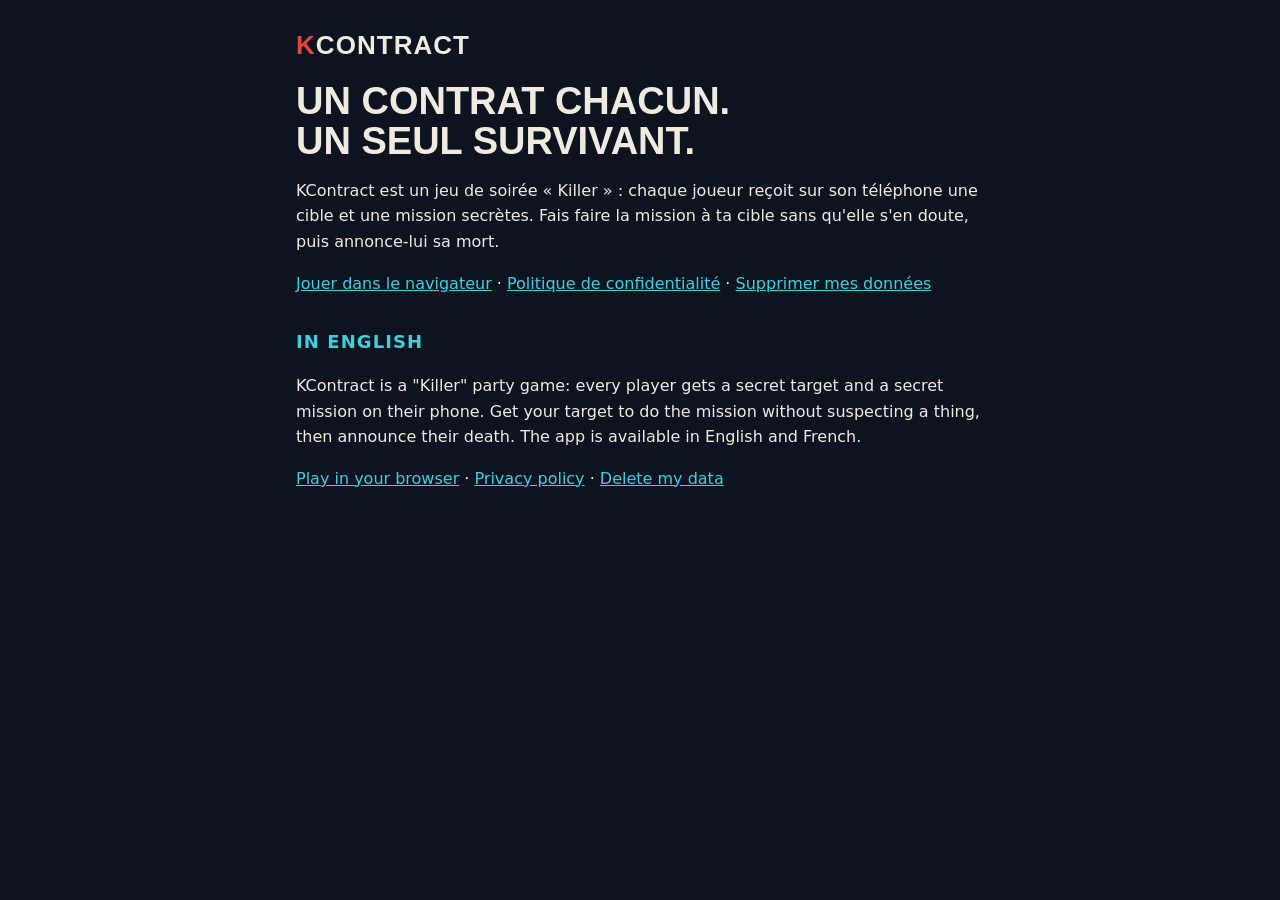
<file: index.html>
<!doctype html>
<html lang="fr">
<head>
<meta charset="utf-8">
<meta name="viewport" content="width=device-width,initial-scale=1">
<title>KContract · Jeu de soirée</title>
<link rel="stylesheet" href="style.css">
</head>
<body>
<main>
  <p class="brand"><span>K</span>CONTRACT</p>
  <h1>Un contrat chacun.<br>Un seul survivant.</h1>
  <p>KContract est un jeu de soirée « Killer » : chaque joueur reçoit sur son téléphone une cible et une mission secrètes. Fais faire la mission à ta cible sans qu'elle s'en doute, puis annonce-lui sa mort.</p>
  <p><a href="jouer/">Jouer dans le navigateur</a> · <a href="confidentialite.html">Politique de confidentialité</a> · <a href="suppression.html">Supprimer mes données</a></p>
  <h2 lang="en">In English</h2>
  <p lang="en">KContract is a "Killer" party game: every player gets a secret target and a secret mission on their phone. Get your target to do the mission without suspecting a thing, then announce their death. The app is available in English and French.</p>
  <p lang="en"><a href="jouer/?lang=en">Play in your browser</a> · <a href="privacy.html">Privacy policy</a> · <a href="deletion.html">Delete my data</a></p>
</main>
</body>
</html>
</file>
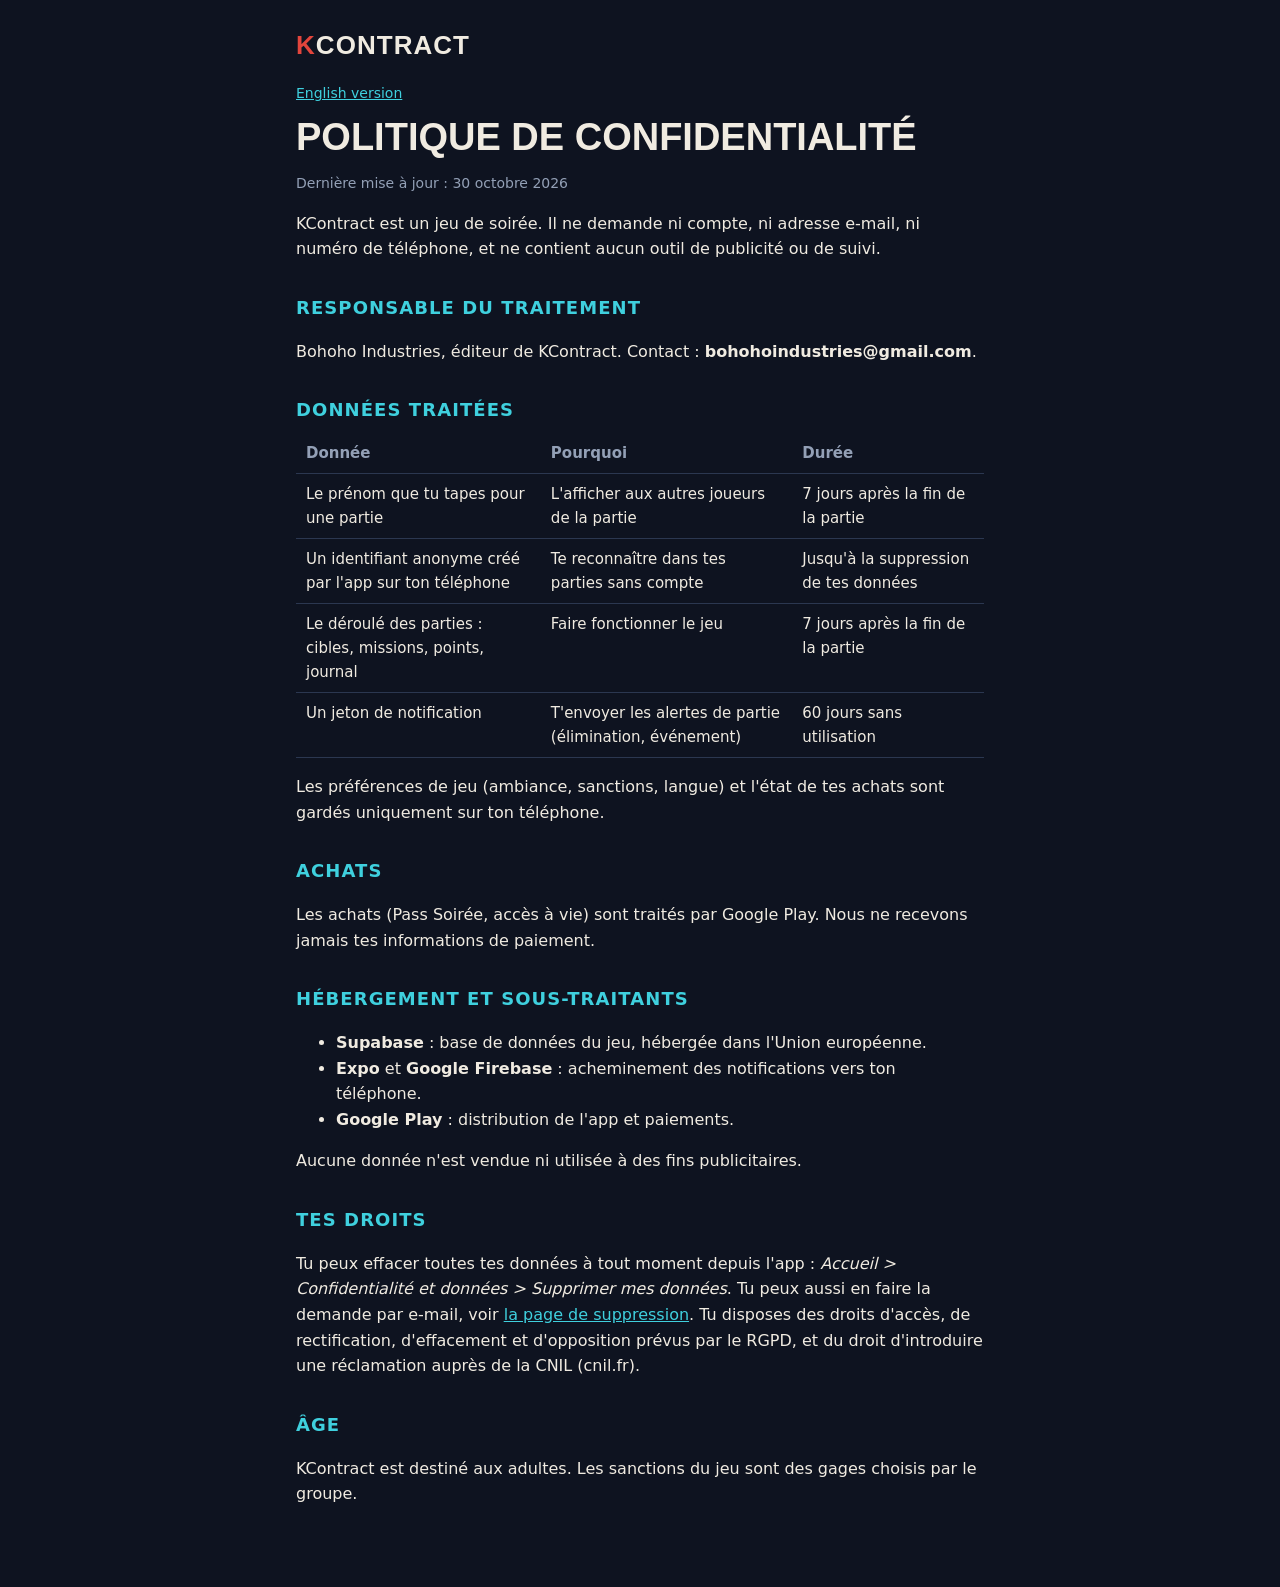
<file: confidentialite.html>
<!doctype html>
<html lang="fr">
<head>
<meta charset="utf-8">
<meta name="viewport" content="width=device-width,initial-scale=1">
<title>KContract · Politique de confidentialité</title>
<link rel="stylesheet" href="style.css">
</head>
<body>
<main>
  <p class="brand"><span>K</span>CONTRACT</p>
  <p class="meta"><a href="privacy.html" lang="en">English version</a></p>
  <h1>Politique de confidentialité</h1>
  <p class="meta">Dernière mise à jour : 30 octobre 2026</p>

  <p>KContract est un jeu de soirée. Il ne demande ni compte, ni adresse e-mail, ni numéro de téléphone, et ne contient aucun outil de publicité ou de suivi.</p>

  <h2>Responsable du traitement</h2>
  <p>Bohoho Industries, éditeur de KContract. Contact : <strong>bohohoindustries@gmail.com</strong>.</p>

  <h2>Données traitées</h2>
  <table>
    <tr><th>Donnée</th><th>Pourquoi</th><th>Durée</th></tr>
    <tr><td>Le prénom que tu tapes pour une partie</td><td>L'afficher aux autres joueurs de la partie</td><td>7 jours après la fin de la partie</td></tr>
    <tr><td>Un identifiant anonyme créé par l'app sur ton téléphone</td><td>Te reconnaître dans tes parties sans compte</td><td>Jusqu'à la suppression de tes données</td></tr>
    <tr><td>Le déroulé des parties : cibles, missions, points, journal</td><td>Faire fonctionner le jeu</td><td>7 jours après la fin de la partie</td></tr>
    <tr><td>Un jeton de notification</td><td>T'envoyer les alertes de partie (élimination, événement)</td><td>60 jours sans utilisation</td></tr>
  </table>
  <p>Les préférences de jeu (ambiance, sanctions, langue) et l'état de tes achats sont gardés uniquement sur ton téléphone.</p>

  <h2>Achats</h2>
  <p>Les achats (Pass Soirée, accès à vie) sont traités par Google Play. Nous ne recevons jamais tes informations de paiement.</p>

  <h2>Hébergement et sous-traitants</h2>
  <ul>
    <li><strong>Supabase</strong> : base de données du jeu, hébergée dans l'Union européenne.</li>
    <li><strong>Expo</strong> et <strong>Google Firebase</strong> : acheminement des notifications vers ton téléphone.</li>
    <li><strong>Google Play</strong> : distribution de l'app et paiements.</li>
  </ul>
  <p>Aucune donnée n'est vendue ni utilisée à des fins publicitaires.</p>

  <h2>Tes droits</h2>
  <p>Tu peux effacer toutes tes données à tout moment depuis l'app : <em>Accueil &gt; Confidentialité et données &gt; Supprimer mes données</em>. Tu peux aussi en faire la demande par e-mail, voir <a href="suppression.html">la page de suppression</a>. Tu disposes des droits d'accès, de rectification, d'effacement et d'opposition prévus par le RGPD, et du droit d'introduire une réclamation auprès de la CNIL (cnil.fr).</p>

  <h2>Âge</h2>
  <p>KContract est destiné aux adultes. Les sanctions du jeu sont des gages choisis par le groupe.</p>
</main>
</body>
</html>
</file>
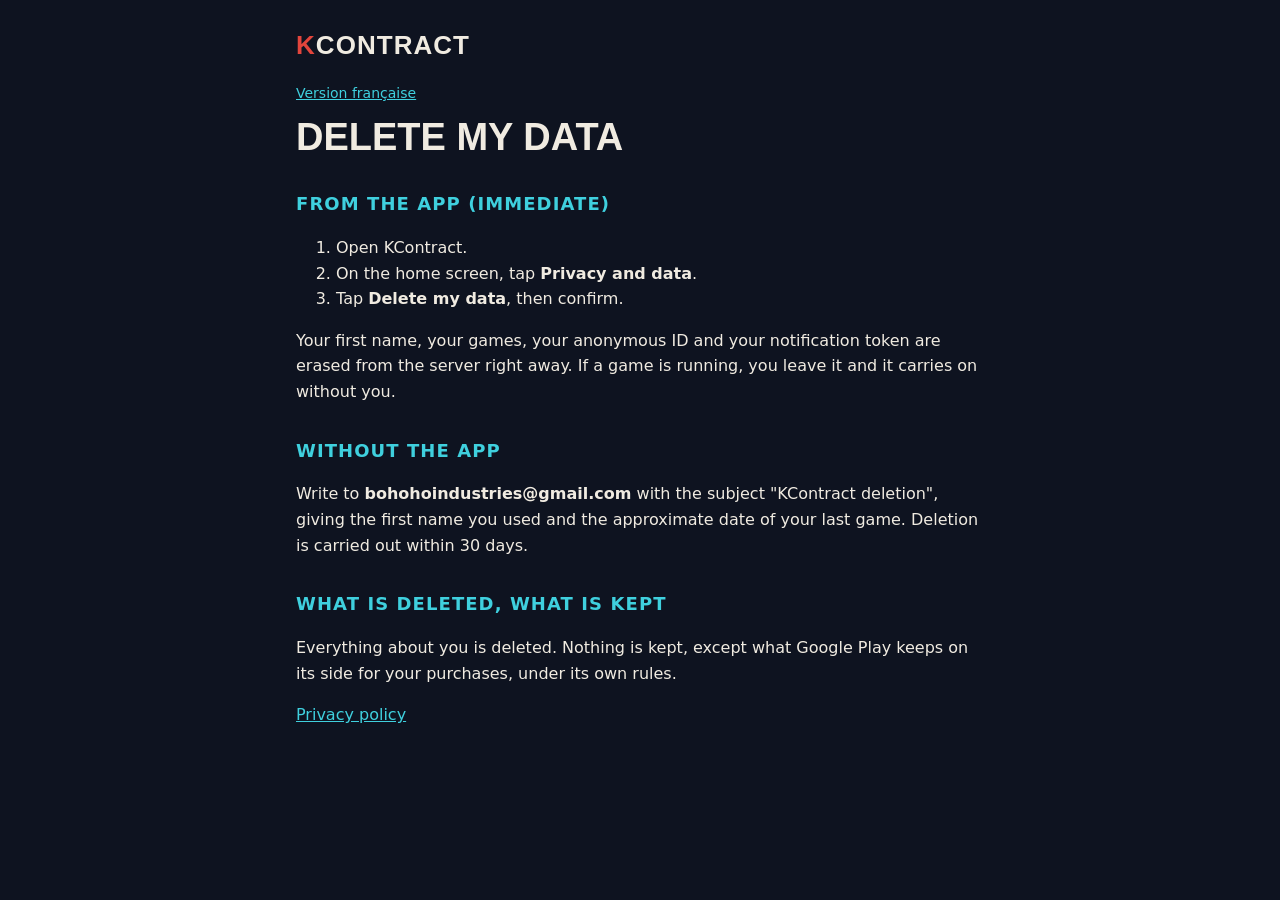
<file: deletion.html>
<!doctype html>
<html lang="en">
<head>
<meta charset="utf-8">
<meta name="viewport" content="width=device-width,initial-scale=1">
<title>KContract · Delete my data</title>
<link rel="stylesheet" href="style.css">
</head>
<body>
<main>
  <p class="brand"><span>K</span>CONTRACT</p>
  <p class="meta"><a href="suppression.html" lang="fr">Version française</a></p>
  <h1>Delete my data</h1>

  <h2>From the app (immediate)</h2>
  <ol>
    <li>Open KContract.</li>
    <li>On the home screen, tap <strong>Privacy and data</strong>.</li>
    <li>Tap <strong>Delete my data</strong>, then confirm.</li>
  </ol>
  <p>Your first name, your games, your anonymous ID and your notification token are erased from the server right away. If a game is running, you leave it and it carries on without you.</p>

  <h2>Without the app</h2>
  <p>Write to <strong>bohohoindustries@gmail.com</strong> with the subject "KContract deletion", giving the first name you used and the approximate date of your last game. Deletion is carried out within 30 days.</p>

  <h2>What is deleted, what is kept</h2>
  <p>Everything about you is deleted. Nothing is kept, except what Google Play keeps on its side for your purchases, under its own rules.</p>

  <p><a href="privacy.html">Privacy policy</a></p>
</main>
</body>
</html>
</file>
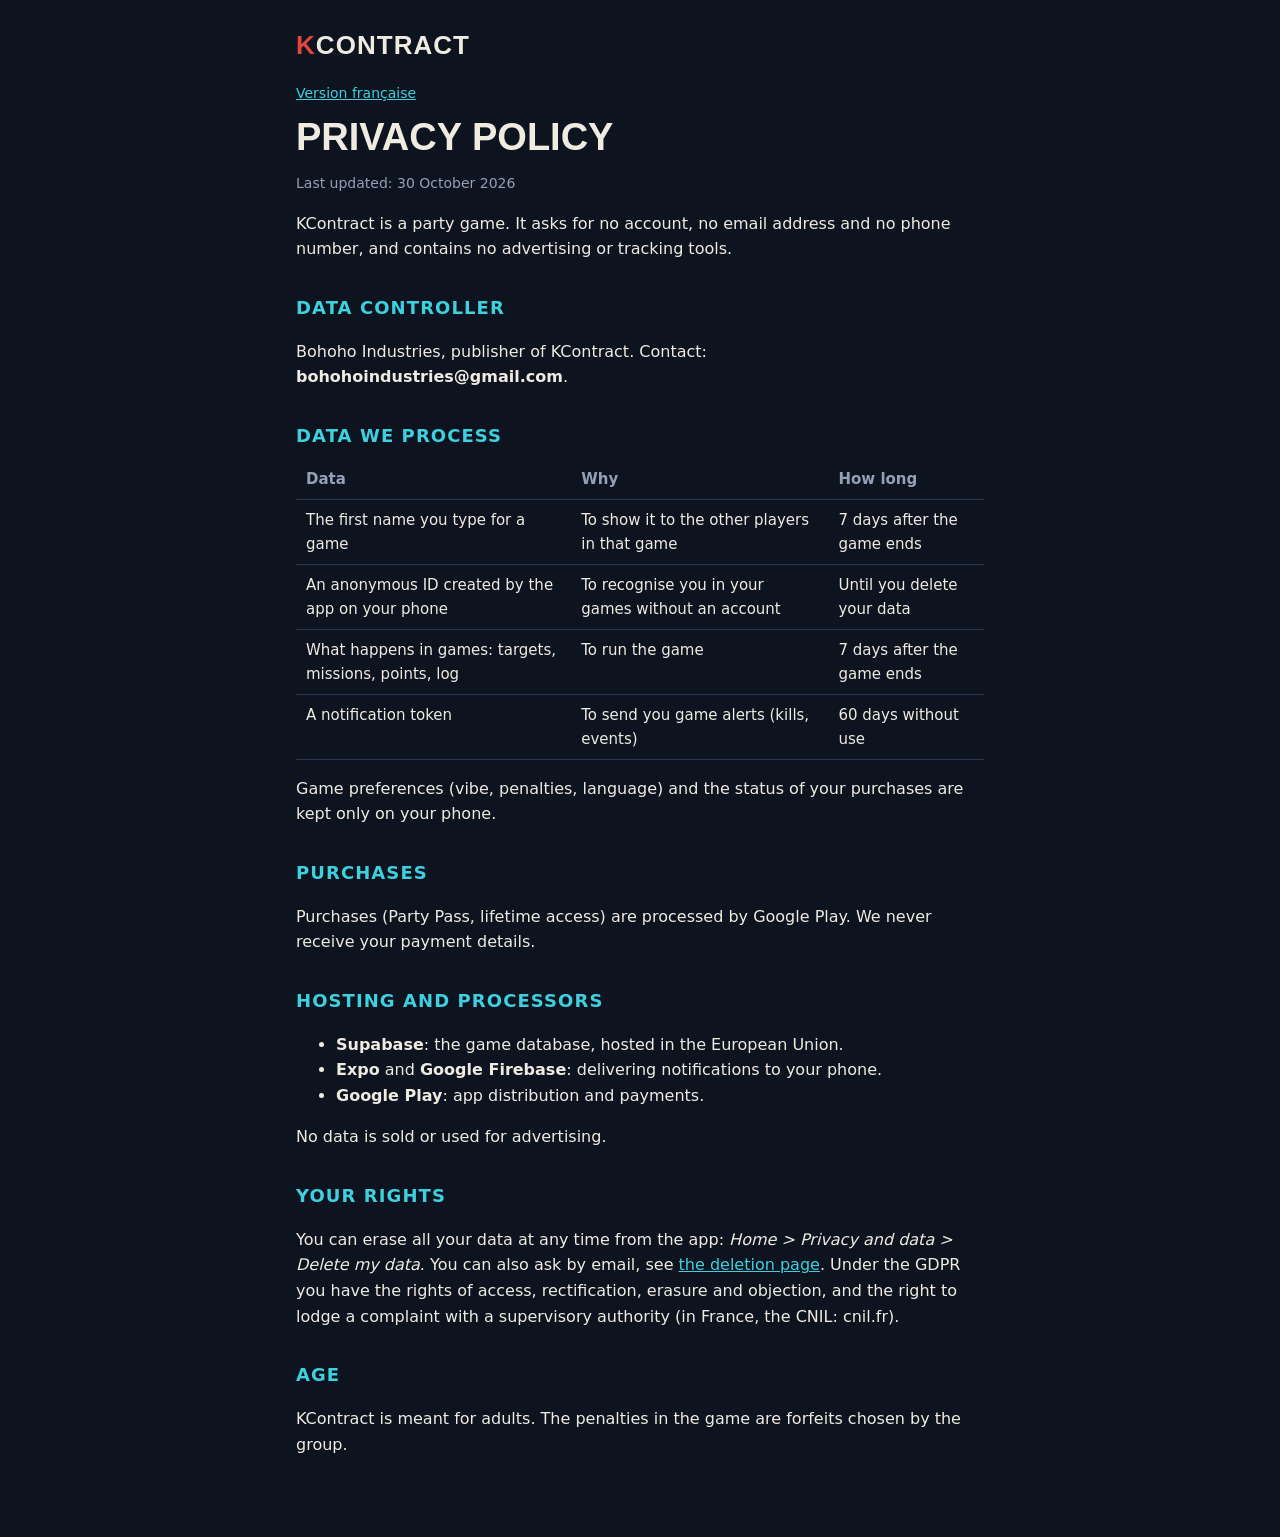
<file: privacy.html>
<!doctype html>
<html lang="en">
<head>
<meta charset="utf-8">
<meta name="viewport" content="width=device-width,initial-scale=1">
<title>KContract · Privacy policy</title>
<link rel="stylesheet" href="style.css">
</head>
<body>
<main>
  <p class="brand"><span>K</span>CONTRACT</p>
  <p class="meta"><a href="confidentialite.html" lang="fr">Version française</a></p>
  <h1>Privacy policy</h1>
  <p class="meta">Last updated: 30 October 2026</p>

  <p>KContract is a party game. It asks for no account, no email address and no phone number, and contains no advertising or tracking tools.</p>

  <h2>Data controller</h2>
  <p>Bohoho Industries, publisher of KContract. Contact: <strong>bohohoindustries@gmail.com</strong>.</p>

  <h2>Data we process</h2>
  <table>
    <tr><th>Data</th><th>Why</th><th>How long</th></tr>
    <tr><td>The first name you type for a game</td><td>To show it to the other players in that game</td><td>7 days after the game ends</td></tr>
    <tr><td>An anonymous ID created by the app on your phone</td><td>To recognise you in your games without an account</td><td>Until you delete your data</td></tr>
    <tr><td>What happens in games: targets, missions, points, log</td><td>To run the game</td><td>7 days after the game ends</td></tr>
    <tr><td>A notification token</td><td>To send you game alerts (kills, events)</td><td>60 days without use</td></tr>
  </table>
  <p>Game preferences (vibe, penalties, language) and the status of your purchases are kept only on your phone.</p>

  <h2>Purchases</h2>
  <p>Purchases (Party Pass, lifetime access) are processed by Google Play. We never receive your payment details.</p>

  <h2>Hosting and processors</h2>
  <ul>
    <li><strong>Supabase</strong>: the game database, hosted in the European Union.</li>
    <li><strong>Expo</strong> and <strong>Google Firebase</strong>: delivering notifications to your phone.</li>
    <li><strong>Google Play</strong>: app distribution and payments.</li>
  </ul>
  <p>No data is sold or used for advertising.</p>

  <h2>Your rights</h2>
  <p>You can erase all your data at any time from the app: <em>Home &gt; Privacy and data &gt; Delete my data</em>. You can also ask by email, see <a href="deletion.html">the deletion page</a>. Under the GDPR you have the rights of access, rectification, erasure and objection, and the right to lodge a complaint with a supervisory authority (in France, the CNIL: cnil.fr).</p>

  <h2>Age</h2>
  <p>KContract is meant for adults. The penalties in the game are forfeits chosen by the group.</p>
</main>
</body>
</html>
</file>
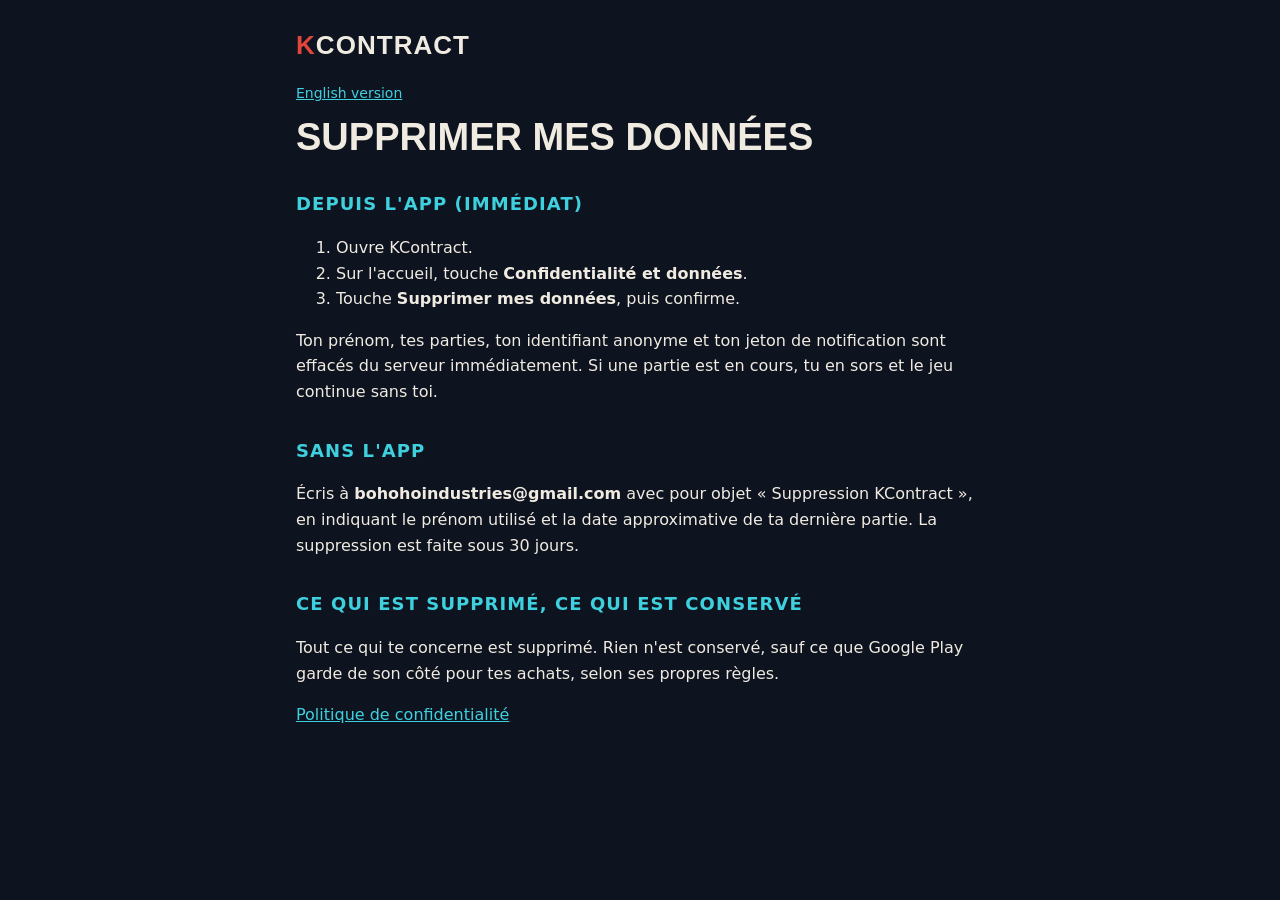
<file: suppression.html>
<!doctype html>
<html lang="fr">
<head>
<meta charset="utf-8">
<meta name="viewport" content="width=device-width,initial-scale=1">
<title>KContract · Supprimer mes données</title>
<link rel="stylesheet" href="style.css">
</head>
<body>
<main>
  <p class="brand"><span>K</span>CONTRACT</p>
  <p class="meta"><a href="deletion.html" lang="en">English version</a></p>
  <h1>Supprimer mes données</h1>

  <h2>Depuis l'app (immédiat)</h2>
  <ol>
    <li>Ouvre KContract.</li>
    <li>Sur l'accueil, touche <strong>Confidentialité et données</strong>.</li>
    <li>Touche <strong>Supprimer mes données</strong>, puis confirme.</li>
  </ol>
  <p>Ton prénom, tes parties, ton identifiant anonyme et ton jeton de notification sont effacés du serveur immédiatement. Si une partie est en cours, tu en sors et le jeu continue sans toi.</p>

  <h2>Sans l'app</h2>
  <p>Écris à <strong>bohohoindustries@gmail.com</strong> avec pour objet « Suppression KContract », en indiquant le prénom utilisé et la date approximative de ta dernière partie. La suppression est faite sous 30 jours.</p>

  <h2>Ce qui est supprimé, ce qui est conservé</h2>
  <p>Tout ce qui te concerne est supprimé. Rien n'est conservé, sauf ce que Google Play garde de son côté pour tes achats, selon ses propres règles.</p>

  <p><a href="confidentialite.html">Politique de confidentialité</a></p>
</main>
</body>
</html>
</file>
<file: style.css>
:root { --ink:#0e1320; --ink2:#172034; --line:#2b3750; --fg:#f0ebe1; --muted:#93a0b6; --stamp:#e2453c; --cyan:#3fd0de; }
* { box-sizing: border-box; }
body { margin: 0; background: var(--ink); color: var(--fg); font: 16px/1.6 system-ui, -apple-system, "Segoe UI", sans-serif; }
main { max-width: 720px; margin: 0 auto; padding: 32px max(16px, env(safe-area-inset-left)) 64px; }
.brand { font: 900 26px/1 Impact, "Arial Narrow", sans-serif; letter-spacing: .04em; margin: 0 0 24px; }
.brand span { color: var(--stamp); }
h1 { font: 900 38px/1.05 Impact, "Arial Narrow", sans-serif; text-transform: uppercase; margin: 0 0 8px; }
h2 { font-size: 18px; color: var(--cyan); text-transform: uppercase; letter-spacing: .06em; margin: 32px 0 8px; }
.meta { color: var(--muted); font-size: 14px; }
a { color: var(--cyan); }
table { width: 100%; border-collapse: collapse; font-size: 15px; display: block; overflow-x: auto; }
th, td { text-align: left; padding: 8px 10px; border-bottom: 1px solid var(--line); vertical-align: top; }
th { color: var(--muted); font-weight: 600; }
</file>
